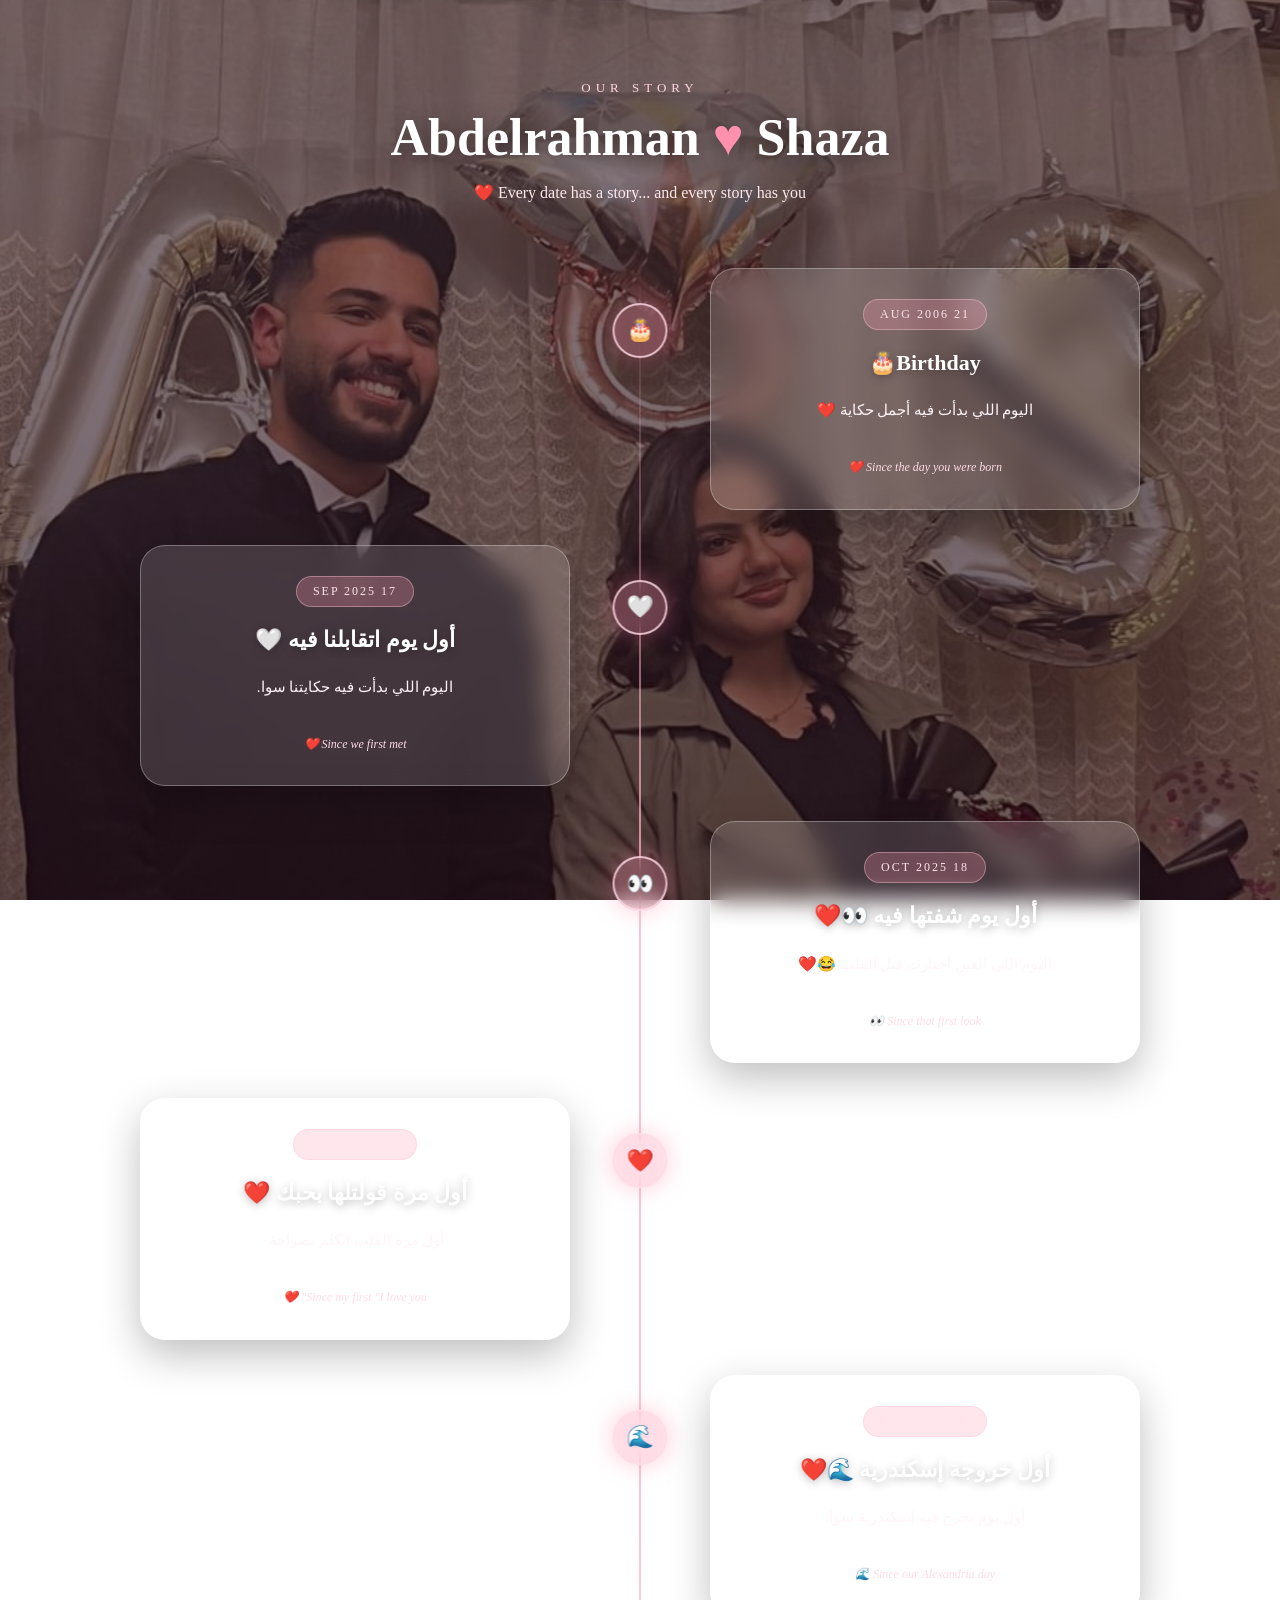
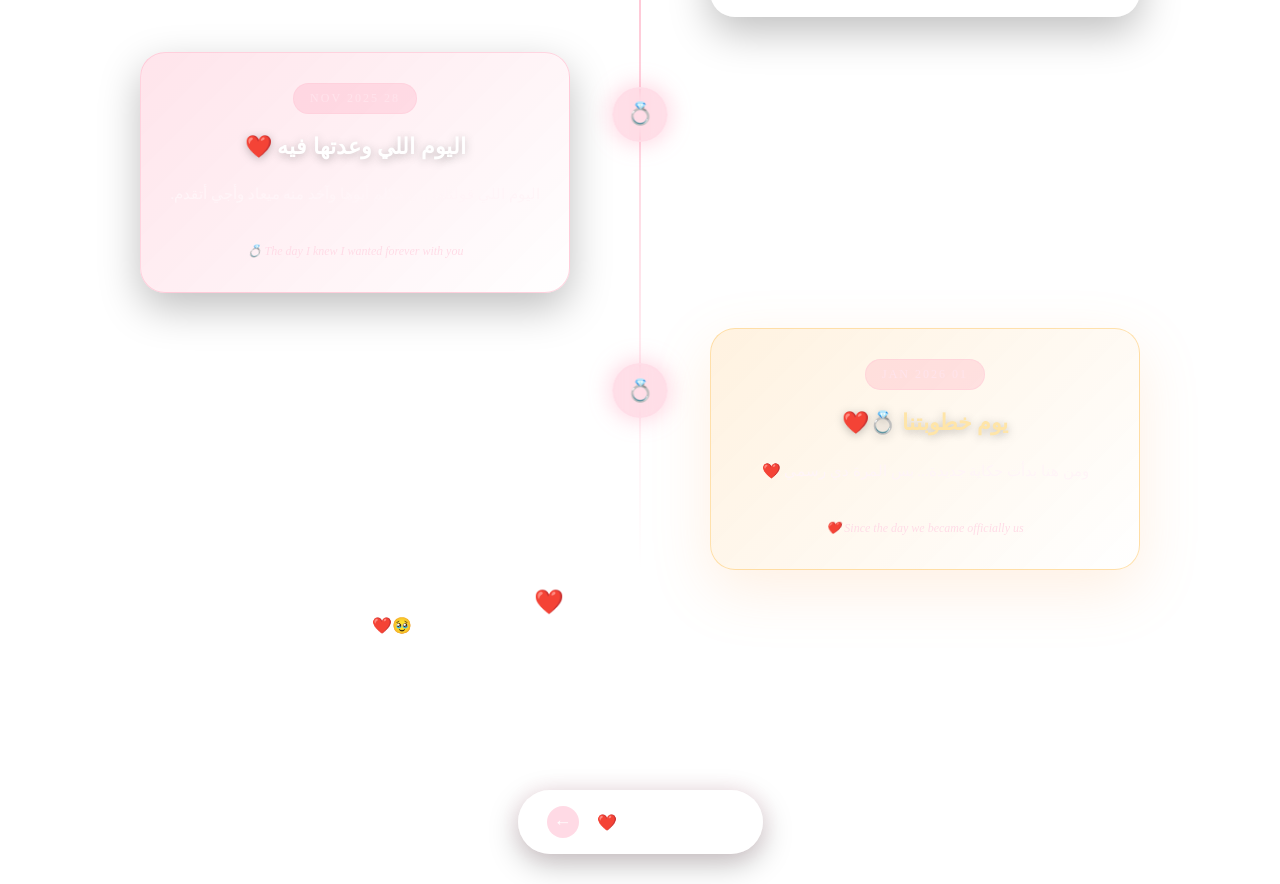
<file: counter.html>
<!DOCTYPE html>
<html lang="ar" dir="rtl">

<head>

    <meta charset="UTF-8">

    <meta name="viewport" content="width=device-width, initial-scale=1.0">

    <title>
        Our Story ❤️
    </title>

    <link rel="stylesheet" href="./Styles/counter.css">

</head>


<body>


    <section class="our-story">


        <!-- =========================
         HEADER
    ========================== -->

        <p class="story-small-title">
            OUR STORY
        </p>


        <h1 class="story-title">
            Abdelrahman
            <span>♥</span>
            Shaza
        </h1>


        <p class="story-subtitle">
            Every date has a story...
            and every story has you ❤️
        </p>



        <!-- =========================
         TIMELINE
    ========================== -->

        <div class="timeline">


            <!-- =========================
             BIRTHDAY
        ========================== -->

            <div class="story-item">

                <div class="story-dot">
                    🎂
                </div>


                <div class="story-card">

                    <span class="story-date">
                        21 AUG 2006
                    </span>


                    <h2>
                        Birthday🎂
                    </h2>


                    <p>
                        اليوم اللي بدأت فيه
                        أجمل حكاية ❤️
                    </p>


                    <div class="counter" data-date="2006-08-21">
                    </div>


                    <small>
                        Since the day you were born ❤️
                    </small>

                </div>

            </div>



            <!-- =========================
             FIRST MEETING
        ========================== -->

            <div class="story-item">

                <div class="story-dot">
                    🤍
                </div>


                <div class="story-card">

                    <span class="story-date">
                        17 SEP 2025
                    </span>


                    <h2>
                        أول يوم اتقابلنا فيه 🤍
                    </h2>


                    <p>
                        اليوم اللي بدأت فيه
                        حكايتنا سوا.
                    </p>


                    <div class="counter" data-date="2025-09-17">
                    </div>


                    <small>
                        Since we first met ❤️
                    </small>

                </div>

            </div>



            <!-- =========================
             FIRST LOOK
        ========================== -->

            <div class="story-item">

                <div class="story-dot">
                    👀
                </div>


                <div class="story-card">

                    <span class="story-date">
                        18 OCT 2025
                    </span>


                    <h2>
                        أول يوم شفتها فيه 👀❤️
                    </h2>


                    <p>
                        اليوم اللي العين اختارت
                        قبل القلب 😂❤️
                    </p>


                    <div class="counter" data-date="2025-10-18">
                    </div>


                    <small>
                        Since that first look 👀
                    </small>

                </div>

            </div>



            <!-- =========================
             I LOVE YOU
        ========================== -->

            <div class="story-item">

                <div class="story-dot">
                    ❤️
                </div>


                <div class="story-card">

                    <span class="story-date">
                        10 NOV 2025
                    </span>


                    <h2>
                        أول مرة قولتلها بحبك ❤️
                    </h2>


                    <p>
                        أول مرة القلب اتكلم
                        بصراحة.
                    </p>


                    <div class="counter" data-date="2025-11-10">
                    </div>


                    <small>
                        Since my first "I love you" ❤️
                    </small>

                </div>

            </div>



            <!-- =========================
             ALEXANDRIA
        ========================== -->

            <div class="story-item">

                <div class="story-dot">
                    🌊
                </div>


                <div class="story-card">

                    <span class="story-date">
                        28 NOV 2025
                    </span>


                    <h2>
                        أول خروجة إسكندرية 🌊❤️
                    </h2>


                    <p>
                        أول يوم نخرج فيه
                        إسكندرية سوا.
                    </p>


                    <div class="counter" data-date="2025-11-28">
                    </div>


                    <small>
                        Since our Alexandria day 🌊
                    </small>

                </div>

            </div>



            <!-- =========================
             PROMISE
        ========================== -->

            <div class="story-item">

                <div class="story-dot">
                    💍
                </div>


                <div class="story-card special-card">

                    <span class="story-date">
                        28 NOV 2025
                    </span>


                    <h2>
                        اليوم اللي وعدتها فيه ❤️
                    </h2>


                    <p>
                        اليوم اللي قولتلها إني
                        هكلم أبوها وآخد منه
                        ميعاد وأجي أتقدم.
                    </p>


                    <div class="counter" data-date="2025-11-28">
                    </div>


                    <small>
                        The day I knew I wanted
                        forever with you 💍
                    </small>

                </div>

            </div>



            <!-- =========================
             ENGAGEMENT
        ========================== -->

            <div class="story-item">

                <div class="story-dot">
                    💍
                </div>


                <div class="story-card engagement-card">

                    <span class="story-date">
                        01 JAN 2026
                    </span>


                    <h2>
                        يوم خطوبتنا 💍❤️
                    </h2>


                    <p>
                        ومن هنا بدأت حكاية جديدة...
                        بس المرة دي رسمي ❤️
                    </p>


                    <div class="counter" data-date="2026-01-01">
                    </div>


                    <small>
                        Since the day we became
                        officially us ❤️
                    </small>

                </div>

            </div>



        </div>



        <!-- =========================
         END MESSAGE
    ========================== -->

        <div class="story-end">

            <div class="end-heart">
                ♥
            </div>

            <h2>
                ولسه الحكاية بتبدأ ❤️
            </h2>

            <p>
                كل تاريخ من دول كان بداية لحاجة أجمل...
                ولسه عندنا تواريخ كتير نضيفها سوا 🥹❤️
            </p>

        </div>


    </section>

    <div class="next-page-container">
        <button class="next-page-btn" onclick="goToNextPage()">
            <span>والأحلى لسه جاي ❤️</span>
            <span class="arrow">←</span>
        </button>
    </div>


    <script src="./Scripts/main.js"></script>


</body>

</html>
</file>
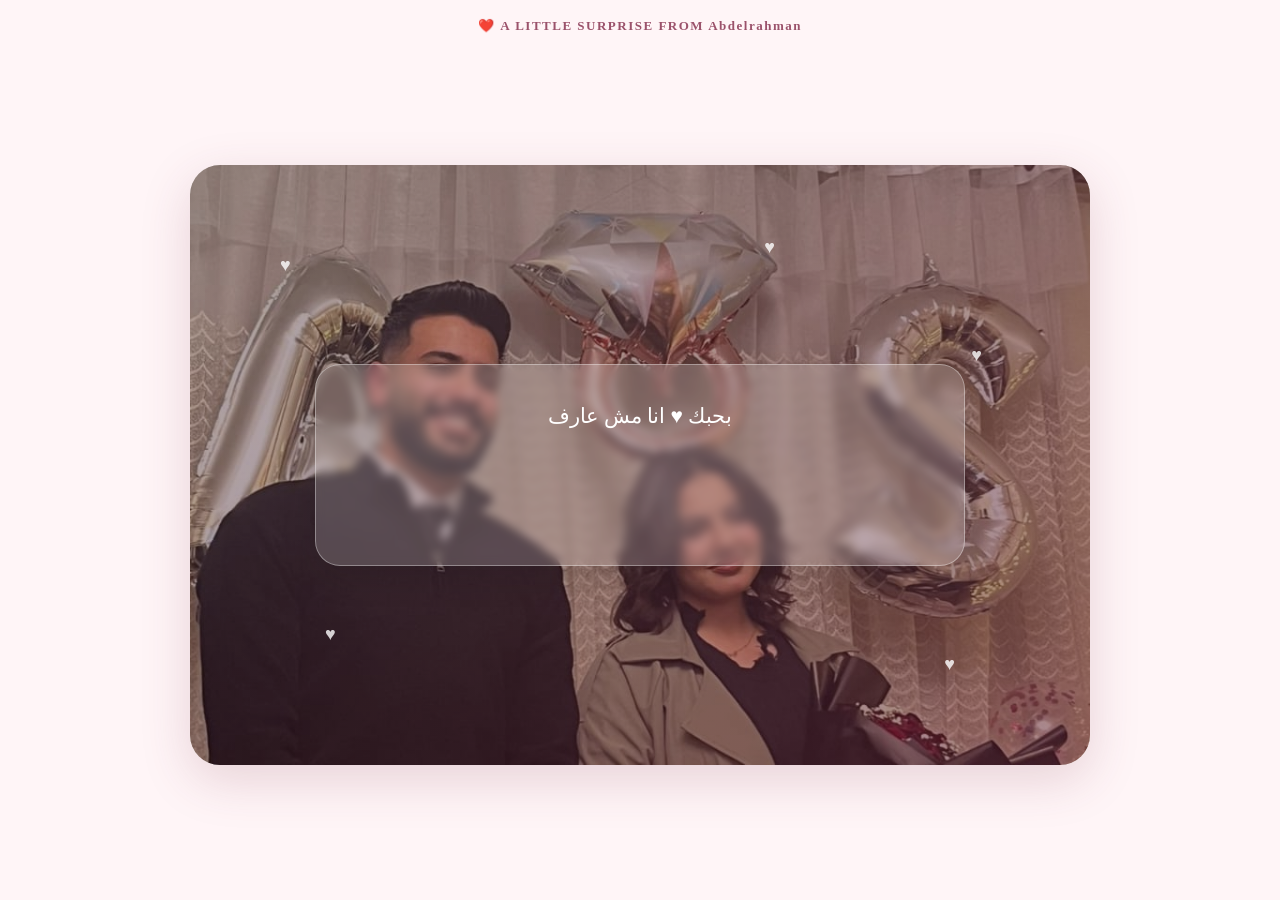
<file: message.html>
<!DOCTYPE html>
<html lang="ar" dir="rtl">

<head>
    <meta charset="UTF-8">
    <meta name="viewport" content="width=device-width, initial-scale=1.0">

    <title>My Love ❤️</title> 
    <link rel="stylesheet" href="./Styles/message.css">
</head>

<body>
    <p class="small-title">
        A LITTLE SURPRISE FROM Abdelrahman ❤️
    </p>

    <div class="love-page">
        <div class="love-content">



            <div class="hero-image"></div>
            <section class="surprise-page">
                <div class="message-box">
                    <h1 id="typingText"></h1> <button id="nextBtn" onclick="goNext()"> كمّلي 🤍 </button>
                </div>
            </section>
            <!-- طبقة غامقة فوق الصورة -->
            <div class="overlay"></div>

            <!-- القلوب -->
            <span class="heart heart1">♥</span>
            <span class="heart heart2">♥</span>
            <span class="heart heart3">♥</span>
            <span class="heart heart4">♥</span>
            <span class="heart heart5">♥</span>
            <p id="loveText"></p>

            <button id="nextBtn">Next ❤️</button>

        </div>

    </div>

    
    <script src="./Scripts/love.js"></script>
    

</body>

</html>
</file>
<file: Styles/counter.css>
/* =========================
   STORY PAGE
========================= */

 * {
     margin: 0;
     padding: 0;
     box-sizing: border-box;
 }

 body {
     font-family: Georgia, "Times New Roman", serif;

     min-height: 100vh;

     background-image:
         linear-gradient(rgba(35, 10, 22, 0.55),
             rgba(35, 10, 22, 0.65)),
         url("../Images/background.jpeg");

     background-size: cover;
     background-position: center;
     background-attachment: fixed;

     color: #fff;
 }


 /* =========================
   STORY SECTION
========================= */

 .our-story {
     width: min(1000px, 92%);
     margin: auto;

     padding: 80px 0 100px;

     text-align: center;
 }


 /* =========================
   TITLES
========================= */

 .story-small-title {
     font-size: 13px;
     letter-spacing: 5px;

     color: #ffd6e2;

     margin-bottom: 12px;

     text-transform: uppercase;
 }


 .story-title {
     font-size: clamp(32px, 5vw, 52px);

     color: #fff;

     margin-bottom: 12px;

     text-shadow:
         0 4px 20px rgba(0, 0, 0, 0.4);
 }


 .story-title span {
     color: #ff91ae;

     display: inline-block;

     animation: heartbeat 1.7s infinite;
 }


 .story-subtitle {
     font-size: 16px;

     color: #ffe9ef;

     margin-bottom: 60px;

     line-height: 1.8;
 }


 /* =========================
   HEART ANIMATION
========================= */

 @keyframes heartbeat {

     0%,
     100% {
         transform: scale(1);
     }

     50% {
         transform: scale(1.25);
     }
 }


 /* =========================
   TIMELINE
========================= */

 .timeline {
     position: relative;

     display: flex;

     flex-direction: column;

     gap: 35px;
 }


 /* الخط اللي في النص */

 .timeline::before {

     content: "";

     position: absolute;

     top: 0;
     bottom: 0;

     left: 50%;

     width: 2px;

     background:
         linear-gradient(to bottom,
             transparent,
             rgba(255, 180, 200, 0.8),
             rgba(255, 180, 200, 0.8),
             transparent);

     transform: translateX(-50%);
 }


 /* =========================
   STORY ITEM
========================= */

 .story-item {

     position: relative;

     width: 100%;

     display: flex;

     justify-content: flex-start;
 }


 /* الكروت يمين وشمال */

 .story-item:nth-child(even) {

     justify-content: flex-end;
 }


 /* =========================
   STORY CARD
========================= */

 .story-card {

     position: relative;

     width: 43%;

     padding: 30px 28px;

     border-radius: 25px;

     background:
         rgba(255, 255, 255, 0.14);

     border:
         1px solid rgba(255, 255, 255, 0.3);

     backdrop-filter: blur(12px);

     -webkit-backdrop-filter: blur(12px);

     box-shadow:
         0 15px 40px rgba(0, 0, 0, 0.25);

     transition:
         transform 0.4s ease,
         box-shadow 0.4s ease,
         background 0.4s ease;

     text-align: center;
 }


 /* Hover */

 .story-card:hover {

     transform:
         translateY(-8px) scale(1.02);

     background:
         rgba(255, 255, 255, 0.2);

     box-shadow:
         0 25px 55px rgba(0, 0, 0, 0.35);
 }


 /* =========================
   DATE
========================= */

 .story-date {

     display: inline-block;

     padding: 7px 16px;

     margin-bottom: 15px;

     border-radius: 30px;

     background:
         rgba(255, 150, 180, 0.25);

     border:
         1px solid rgba(255, 200, 215, 0.4);

     color: #ffe4ec;

     font-size: 12px;

     letter-spacing: 2px;
 }


 /* =========================
   CARD TITLE
========================= */

 .story-card h2 {

     font-size: 22px;

     color: #fff;

     margin-bottom: 15px;

     line-height: 1.6;

     text-shadow:
         0 2px 10px rgba(0, 0, 0, 0.25);
 }


 /* =========================
   CARD CONTENT
========================= */

 .story-card p {

     font-size: 15px;

     line-height: 2;

     color: #fff5f8;

     margin: 0 auto 20px;

     max-width: 500px;
 }


 /* =========================
   COUNTER
========================= */

 .counter {

     display: flex;

     justify-content: center;

     align-items: center;

     flex-wrap: wrap;

     gap: 8px;

     margin: 20px auto 12px;

     color: #fff;
 }


 /* لو الجافاسكريبت بيعمل أرقام */

 .counter span {

     min-width: 65px;

     padding: 10px 8px;

     border-radius: 15px;

     background:
         rgba(255, 255, 255, 0.15);

     border:
         1px solid rgba(255, 255, 255, 0.25);

     display: flex;

     flex-direction: column;

     gap: 4px;
 }


 /* =========================
   SMALL TEXT
========================= */

 .story-card small {

     display: block;

     color: #ffdce7;

     font-size: 12px;

     line-height: 1.8;

     font-style: italic;

     margin-top: 10px;
 }


 /* =========================
   TIMELINE DOT
========================= */

 .story-dot {

     position: absolute;

     left: 50%;

     top: 35px;

     transform: translateX(-50%);

     width: 55px;

     height: 55px;

     display: flex;

     justify-content: center;

     align-items: center;

     border-radius: 50%;

     background:
         rgba(255, 150, 180, 0.3);

     border:
         2px solid rgba(255, 220, 230, 0.8);

     backdrop-filter: blur(10px);

     font-size: 22px;

     z-index: 5;

     box-shadow:
         0 0 25px rgba(255, 130, 165, 0.4);

     transition:
         transform 0.4s ease,
         box-shadow 0.4s ease;
 }


 .story-item:hover .story-dot {

     transform:
         translateX(-50%) scale(1.15);

     box-shadow:
         0 0 35px rgba(255, 140, 175, 0.7);
 }


 /* =========================
   SPECIAL CARDS
========================= */

 .special-card {

     border:
         1px solid rgba(255, 180, 200, 0.55);

     background:
         linear-gradient(135deg,
             rgba(255, 120, 155, 0.2),
             rgba(255, 255, 255, 0.12));
 }


 .engagement-card {

     border:
         1px solid rgba(255, 210, 130, 0.65);

     background:
         linear-gradient(135deg,
             rgba(255, 190, 100, 0.2),
             rgba(255, 255, 255, 0.12));

     box-shadow:
         0 20px 60px rgba(255, 170, 100, 0.18);
 }


 .engagement-card h2 {

     color: #ffe5a8;
 }


 /* =========================
   FLOATING ANIMATION
========================= */

 .story-card {

     animation:
         floatingCard 5s ease-in-out infinite;
 }


 .story-item:nth-child(even) .story-card {

     animation-delay: 1s;
 }


 @keyframes floatingCard {

     0%,
     100% {
         transform: translateY(0);
     }

     50% {
         transform: translateY(-5px);
     }
 }


 .story-card:hover {

     animation-play-state: paused;
 }


 /* =========================
   MOBILE
========================= */

 @media (max-width: 700px) {

     .our-story {

         padding-top: 55px;
     }


     .story-title {

         font-size: 34px;
     }


     .story-subtitle {

         font-size: 14px;

         margin-bottom: 45px;
     }


     /* الخط يبقى ناحية الشمال */

     .timeline::before {

         left: 25px;
     }


     .story-item,
     .story-item:nth-child(even) {

         justify-content: flex-end;
     }


     .story-card {

         width: calc(100% - 60px);

         padding: 25px 20px;

         border-radius: 20px;
     }


     .story-dot {

         left: 25px;

         width: 45px;

         height: 45px;

         font-size: 18px;
     }


     .story-card h2 {

         font-size: 18px;
     }


     .story-card p {

         font-size: 14px;

         line-height: 1.9;
     }


     .counter {

         gap: 5px;
     }


     .counter span {

         min-width: 55px;

         padding: 8px 5px;
     }
 }


 /* =========================
   SMALL PHONES
========================= */

 @media (max-width: 450px) {

     .our-story {

         width: 94%;

         padding-bottom: 70px;
     }


     .story-small-title {

         font-size: 11px;

         letter-spacing: 3px;
     }


     .story-title {

         font-size: 29px;
     }


     .story-card {

         width: calc(100% - 55px);

         padding: 22px 16px;
     }


     .story-card h2 {

         font-size: 17px;
     }


     .story-card p {

         font-size: 13px;
     }
 }

 /* =========================
   NEXT PAGE BUTTON
========================= */

 .next-page-container {
     display: flex;
     justify-content: center;
     align-items: center;

     margin-top: 55px;
     padding-bottom: 30px;
 }


 .next-page-btn {
     position: relative;

     display: flex;
     align-items: center;
     justify-content: center;
     gap: 18px;

     padding: 15px 28px;

     border: 1px solid rgba(255, 255, 255, 0.4);
     border-radius: 50px;

     background: rgba(255, 255, 255, 0.13);

     backdrop-filter: blur(12px);
     -webkit-backdrop-filter: blur(12px);

     color: white;

     font-family: Georgia, serif;
     font-size: 16px;

     cursor: pointer;

     box-shadow:
         0 10px 30px rgba(0, 0, 0, 0.25),
         0 0 20px rgba(255, 140, 175, 0.15);

     transition:
         transform 0.4s ease,
         box-shadow 0.4s ease,
         background 0.4s ease;
 }


 /* القلب/السهم */

 .next-page-btn .arrow {
     width: 32px;
     height: 32px;

     display: flex;
     justify-content: center;
     align-items: center;

     border-radius: 50%;

     background: rgba(255, 150, 180, 0.35);

     font-size: 18px;

     transition: transform 0.4s ease;
 }


 /* Hover */

 .next-page-btn:hover {

     transform: translateY(-5px);

     background:
         rgba(255, 150, 180, 0.25);

     box-shadow:
         0 15px 40px rgba(0, 0, 0, 0.35),
         0 0 35px rgba(255, 140, 175, 0.35);
 }


 .next-page-btn:hover .arrow {

     transform: translateX(-7px);
 }


 /* Click */

 .next-page-btn:active {

     transform: scale(0.96);
 }


 /* حركة خفيفة مستمرة */

 .next-page-btn {

     animation: buttonFloat 3s ease-in-out infinite;
 }


 @keyframes buttonFloat {

     0%,
     100% {
         transform: translateY(0);
     }

     50% {
         transform: translateY(-4px);
     }
 }


 /* Mobile */

 @media (max-width: 500px) {

     .next-page-container {
         margin-top: 40px;
     }

     .next-page-btn {

         padding: 13px 22px;

         font-size: 14px;
     }

     .next-page-btn .arrow {

         width: 29px;
         height: 29px;

         font-size: 16px;
     }
 }
</file>
<file: Styles/message.css>
/* =========================
   General
========================= */

* {
    box-sizing: border-box;
    margin: 0;
    padding: 0;
}

body {
    min-height: 100vh;
    font-family: "Georgia", "Times New Roman", serif;
    background: #fff5f7;
    color: #6d3045;
}


/* =========================
   Small Title
========================= */

.small-title {
    text-align: center;
    padding: 18px 10px 8px;
    font-size: 13px;
    letter-spacing: 1.5px;
    color: #9b526b;
    font-weight: 600;
}


/* =========================
   Main Page
========================= */

.love-page {
    min-height: calc(100vh - 55px);
    display: flex;
    justify-content: center;
    align-items: center;
    padding: 20px;
}

.love-content {
    width: min(900px, 95%);
    min-height: 600px;
    position: relative;
    overflow: hidden;

    border-radius: 30px;

    box-shadow:
        0 15px 50px rgba(120, 50, 70, 0.18);

    background: #fff;
}


/* =========================
   Hero Image
========================= */

.hero-image {
    position: absolute;
    inset: 0;

    background-image: url("../Images/background.jpeg");
    background-size: cover;
    background-position: center;

    filter: brightness(0.85);
}


/* =========================
   Dark Overlay
========================= */

.overlay {
    position: absolute;
    inset: 0;

    background: linear-gradient(135deg,
            rgba(50, 15, 30, 0.25),
            rgba(110, 35, 60, 0.45));

    z-index: 1;
}


/* =========================
   Surprise Section
========================= */

.surprise-page {
    position: relative;
    z-index: 5;

    min-height: 600px;

    display: flex;
    justify-content: center;
    align-items: center;

    padding: 25px;
}

.message-box {
    width: min(650px, 90%);
    padding: 30px 25px;
    text-align: center;
    background: rgba(255, 255, 255, 0.18);
    border: 1px solid rgba(255, 255, 255, 0.3);
    backdrop-filter: blur(8px);

    border: 1px solid rgba(255, 255, 255, 0.35);

    border-radius: 25px;
    backdrop-filter: blur(5px);
    -webkit-backdrop-filter: blur(5px);

    box-shadow:
        0 10px 35px rgba(0, 0, 0, 0.12);
}


/* =========================
   Typing Text
========================= */

#typingText {
    font-size: 21px;
    line-height: 2;
    font-weight: 500;

    color:white;

    min-height: 120px;

    margin-bottom: 20px;
}


/* =========================
   Surprise Button
========================= */

#nextBtn {
    display: none;

    border: none;
    outline: none;

    padding: 10px 25px;

    border-radius: 30px;

    background: #c95d7c;
    color: white;

    font-size: 15px;

    font-family: inherit;

    cursor: pointer;

    transition: all 0.3s ease;

    box-shadow:
        0 6px 15px rgba(180, 70, 100, 0.25);
}

#nextBtn:hover {
    transform: translateY(-3px) scale(1.03);

    background: #b94d6d;

    box-shadow:
        0 10px 20px rgba(180, 70, 100, 0.3);
}


/* =========================
   Hearts
========================= */

.heart {
    position: absolute;

    z-index: 3;

    color: rgba(255, 255, 255, 0.8);

    font-size: 18px;

    animation: floatHeart 4s ease-in-out infinite;
}

.heart1 {
    top: 15%;
    left: 10%;
}

.heart2 {
    top: 30%;
    right: 12%;
    animation-delay: 1s;
}

.heart3 {
    bottom: 20%;
    left: 15%;
    animation-delay: 2s;
}

.heart4 {
    bottom: 15%;
    right: 15%;
    animation-delay: 0.5s;
}

.heart5 {
    top: 12%;
    right: 35%;
    animation-delay: 1.5s;
}

@keyframes floatHeart {

    0%,
    100% {
        transform: translateY(0);
        opacity: 0.6;
    }

    50% {
        transform: translateY(-12px);
        opacity: 1;
    }
}


/* =========================
   Love Text
========================= */

#loveText {
    position: relative;
    z-index: 4;

    text-align: center;

    font-size: 18px;

    color: white;
}


/* =========================
   Mobile
========================= */

@media (max-width: 600px) {

    .small-title {
        font-size: 11px;
        padding-top: 15px;
    }

    .love-page {
        padding: 10px;
    }

    .love-content {
        width: 100%;
        min-height: 550px;
        border-radius: 22px;
    }

    .surprise-page {
        min-height: 550px;
        padding: 15px;
    }

    .message-box {
        width: 95%;
        padding: 25px 18px;
        border-radius: 20px;
    }

    #typingText {
        font-size: 17px;
        line-height: 1.9;
        min-height: 110px;
    }

    #nextBtn {
        font-size: 14px;
        padding: 9px 22px;
    }

    .heart {
        font-size: 14px;
    }
    
}
</file>
